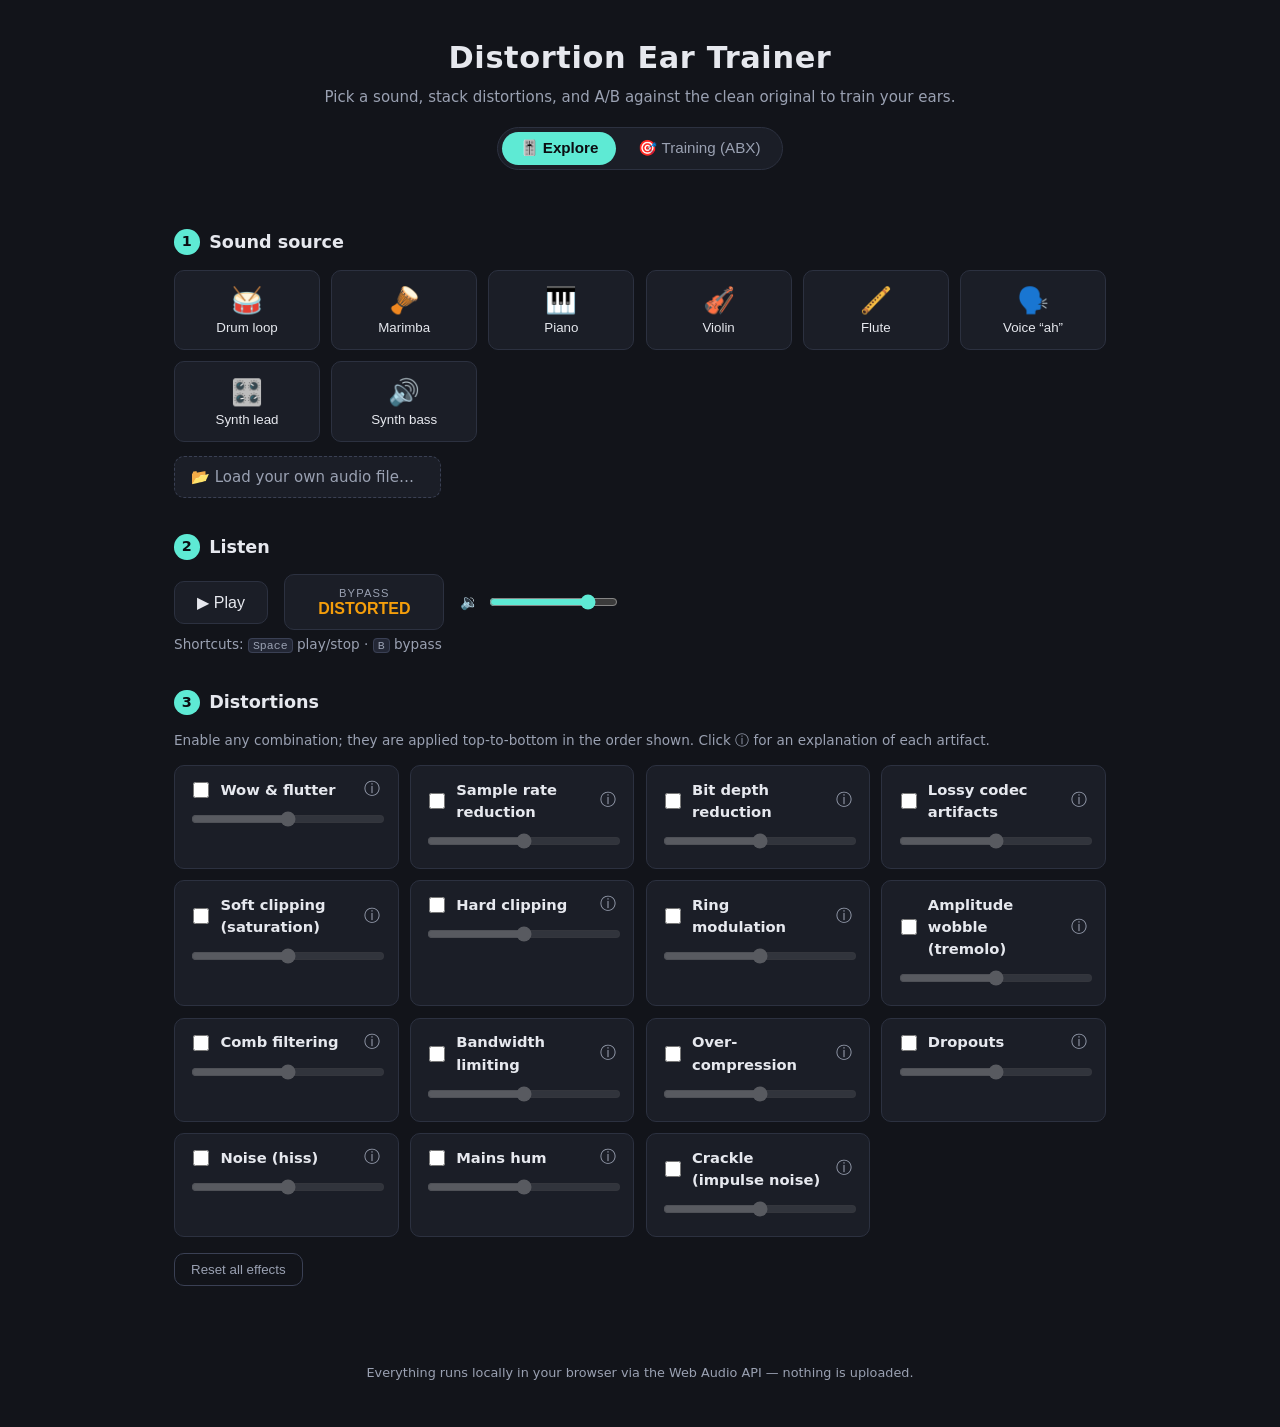
<file: index.html>
<!doctype html>
<html lang="en">
<head>
  <meta charset="utf-8">
  <meta name="viewport" content="width=device-width, initial-scale=1">
  <title>Distortion Ear Trainer</title>
  <link rel="stylesheet" href="style.css">
  <link rel="icon" href="icons/icon.svg" type="image/svg+xml">
  <link rel="icon" href="icons/favicon-32.png" sizes="32x32" type="image/png">
  <link rel="apple-touch-icon" href="icons/apple-touch-icon.png">
  <link rel="manifest" href="manifest.webmanifest">
  <meta name="theme-color" content="#12141a">
  <meta name="apple-mobile-web-app-title" content="Ear Trainer">
  <meta name="mobile-web-app-capable" content="yes">
  <meta name="apple-mobile-web-app-capable" content="yes">
  <meta name="apple-mobile-web-app-status-bar-style" content="black">
</head>
<body>
  <header>
    <h1>Distortion Ear Trainer</h1>
    <p>Pick a sound, stack distortions, and A/B against the clean original to train your ears.</p>
    <nav class="mode-tabs" role="tablist">
      <button class="mode-tab active" data-mode="explore" role="tab" aria-selected="true">🎚️ Explore</button>
      <button class="mode-tab" data-mode="train" role="tab" aria-selected="false">🎯 Training (ABX)</button>
    </nav>
  </header>

  <main>
    <div id="explore-panel">
    <section>
      <h2><span class="step">1</span> Sound source</h2>
      <div id="sample-grid" class="grid"></div>
      <label class="upload">
        <input type="file" id="file-input" accept="audio/*">
        <span>📂 Load your own audio file…</span>
        <span id="file-name" class="file-name"></span>
      </label>
    </section>

    <section id="transport">
      <h2><span class="step">2</span> Listen</h2>
      <div class="transport-row">
        <button id="play">▶ Play</button>
        <button id="bypass" title="Toggle between distorted and original (B)">
          <span class="label">Bypass</span>
          <span class="state">DISTORTED</span>
        </button>
        <label class="volume">
          🔉 <input type="range" id="volume" min="0" max="1" step="0.01" value="0.8">
        </label>
      </div>
      <p class="hint">Shortcuts: <kbd>Space</kbd> play/stop · <kbd>B</kbd> bypass</p>
    </section>

    <section>
      <h2><span class="step">3</span> Distortions</h2>
      <p class="hint">Enable any combination; they are applied top-to-bottom in the
        order shown. Click ⓘ for an explanation of each artifact.</p>
      <div id="effect-grid" class="grid"></div>
      <button id="reset" class="secondary">Reset all effects</button>
    </section>
    </div>

    <div id="train-panel" hidden>
      <section>
        <p class="intro">Each round, <strong>A</strong> and <strong>B</strong> are the same sound with two
          different distortions. <strong>X</strong> is one of them — which one? Every distortion starts
          loud and obvious; get it right twice in a row and it gets subtler, miss and it gets
          stronger again. Each distortion keeps its own level, so you train your weak spots.</p>

        <div class="trial-meta">
          <span id="t-round">Round 1</span>
          <span id="t-sound"></span>
          <span id="t-score"></span>
        </div>

        <div class="abx">
          <button class="abx-btn" data-play="orig"><span class="key">O</span><span class="abx-title">Original</span><span class="abx-sub">clean reference</span></button>
          <button class="abx-btn" data-play="A"><span class="key">A</span><span class="abx-title" id="t-name-A">—</span><span class="abx-sub" id="t-amt-A"></span></button>
          <button class="abx-btn" data-play="B"><span class="key">B</span><span class="abx-title" id="t-name-B">—</span><span class="abx-sub" id="t-amt-B"></span></button>
          <button class="abx-btn x" data-play="X"><span class="key">X</span><span class="abx-title" id="t-name-X">Which one?</span><span class="abx-sub" id="t-x-sub">mystery</span></button>
        </div>
        <p class="hint">Click (or press <kbd>O</kbd> <kbd>A</kbd> <kbd>B</kbd> <kbd>X</kbd>) to hear each from the start, as often as you like.
          <kbd>Space</kbd> stops.</p>

        <div class="answer-row">
          <button class="answer" data-answer="A">X is <strong>A</strong> <kbd>1</kbd></button>
          <button class="answer" data-answer="B">X is <strong>B</strong> <kbd>2</kbd></button>
        </div>

        <div id="t-feedback" class="feedback" hidden></div>
        <button id="t-next" class="next" hidden>Next round ▸ <kbd>Enter</kbd></button>
      </section>

      <section>
        <h2>Your progress</h2>
        <p class="hint">Bar = intensity of the distortion right now (shorter is subtler, i.e. better).
          Untick a distortion to leave it out of training.</p>
        <div id="t-progress" class="progress"></div>
        <div class="train-options">
          <label>Sound
            <select id="t-sound-select"></select>
          </label>
          <button id="t-reset" class="secondary">Reset progress</button>
        </div>
      </section>
    </div>
  </main>

  <footer>
    <p>Everything runs locally in your browser via the Web Audio API — nothing is uploaded.</p>
  </footer>

  <script src="samples.js"></script>
  <script src="app.js"></script>
  <script src="training.js"></script>
</body>
</html>
</file>
<file: style.css>
:root {
  --bg: #12141a;
  --panel: #1b1e27;
  --panel-2: #232735;
  --text: #e6e8ee;
  --muted: #9aa1b2;
  --accent: #5eead4;
  --accent-dim: #2dd4bf33;
  --danger: #f59e0b;
  --radius: 10px;
}

* { box-sizing: border-box; }

body {
  margin: 0;
  background: var(--bg);
  color: var(--text);
  font: 15px/1.5 system-ui, -apple-system, "Segoe UI", sans-serif;
}

header {
  padding: 2.2rem 1.5rem 0.5rem;
  text-align: center;
}

header h1 { margin: 0 0 0.3rem; font-size: 1.9rem; letter-spacing: 0.02em; }
header p { margin: 0; color: var(--muted); }

main {
  max-width: 980px;
  margin: 0 auto;
  padding: 1rem 1.5rem 3rem;
}

section { margin-top: 2.2rem; }

h2 {
  font-size: 1.1rem;
  display: flex;
  align-items: center;
  gap: 0.6rem;
  margin-bottom: 0.9rem;
}

.step {
  display: inline-flex;
  align-items: center;
  justify-content: center;
  width: 1.6rem;
  height: 1.6rem;
  border-radius: 50%;
  background: var(--accent);
  color: #0b0d12;
  font-size: 0.9rem;
  font-weight: 700;
}

.hint { color: var(--muted); font-size: 0.85rem; margin: 0.2rem 0 0.9rem; }
kbd {
  background: var(--panel-2);
  border: 1px solid #3a4054;
  border-radius: 4px;
  padding: 0 0.35em;
  font-size: 0.85em;
}

/* ---------------------------------------------------------- samples */

.grid {
  display: grid;
  grid-template-columns: repeat(auto-fill, minmax(200px, 1fr));
  gap: 0.7rem;
}

#sample-grid { grid-template-columns: repeat(auto-fill, minmax(140px, 1fr)); }

.sample {
  display: flex;
  flex-direction: column;
  align-items: center;
  gap: 0.3rem;
  padding: 0.9rem 0.5rem;
  background: var(--panel);
  color: var(--text);
  border: 1px solid #2c3140;
  border-radius: var(--radius);
  cursor: pointer;
  transition: border-color 0.15s, transform 0.05s;
}

.sample:hover:not(:disabled) { border-color: var(--accent); }
.sample:active:not(:disabled) { transform: scale(0.97); }
.sample:disabled { opacity: 0.4; cursor: wait; }
.sample.selected { border-color: var(--accent); background: var(--accent-dim); }
.sample .icon { font-size: 1.6rem; }

.upload {
  display: inline-flex;
  align-items: center;
  gap: 0.6rem;
  margin-top: 0.9rem;
  padding: 0.55rem 1rem;
  background: var(--panel);
  border: 1px dashed #3a4054;
  border-radius: var(--radius);
  cursor: pointer;
  color: var(--muted);
}

.upload:hover { border-color: var(--accent); color: var(--text); }
.upload input { display: none; }
.file-name { color: var(--accent); font-size: 0.85rem; }

/* -------------------------------------------------------- transport */

.transport-row {
  display: flex;
  align-items: center;
  gap: 1rem;
  flex-wrap: wrap;
}

#play, #bypass {
  font-size: 1rem;
  padding: 0.7rem 1.4rem;
  border-radius: var(--radius);
  border: 1px solid #2c3140;
  background: var(--panel);
  color: var(--text);
  cursor: pointer;
}

#play.active { background: var(--accent); color: #0b0d12; font-weight: 700; }

#bypass {
  display: inline-flex;
  flex-direction: column;
  align-items: center;
  gap: 0.1rem;
  min-width: 10rem;
}

#bypass .label { font-size: 0.7rem; color: var(--muted); text-transform: uppercase; letter-spacing: 0.1em; }
#bypass .state { font-weight: 700; color: var(--danger); }
#bypass.bypassed .state { color: var(--accent); }

.volume { display: inline-flex; align-items: center; gap: 0.5rem; color: var(--muted); }
.volume input { accent-color: var(--accent); }

/* ---------------------------------------------------------- effects */

.effect {
  position: relative;
  padding: 0.8rem 0.9rem;
  background: var(--panel);
  border: 1px solid #2c3140;
  border-radius: var(--radius);
}

.effect.on { border-color: var(--accent); background: var(--panel-2); }

.fx-head {
  display: flex;
  justify-content: space-between;
  align-items: center;
  gap: 0.4rem;
  margin-bottom: 0.5rem;
}

.fx-toggle {
  display: flex;
  align-items: center;
  gap: 0.5rem;
  cursor: pointer;
  min-width: 0;
}

.fx-toggle input { accent-color: var(--accent); width: 1rem; height: 1rem; flex: none; }
.fx-name { font-weight: 600; font-size: 0.92rem; }

.info {
  flex: none;
  background: none;
  border: none;
  color: var(--muted);
  font-size: 1rem;
  cursor: pointer;
  padding: 0 0.2rem;
}

.info:hover { color: var(--accent); }

.effect input[type=range] { width: 100%; accent-color: var(--accent); }
.effect input[type=range]:disabled { opacity: 0.35; }

.popover {
  position: absolute;
  z-index: 10;
  left: 0.5rem;
  right: 0.5rem;
  top: calc(100% - 0.3rem);
  background: #262b3b;
  border: 1px solid #3a4054;
  border-radius: var(--radius);
  padding: 0.7rem 0.9rem;
  font-size: 0.84rem;
  box-shadow: 0 8px 24px #0009;
}

.popover.hidden { display: none; }
.popover p { margin: 0 0 0.5rem; color: var(--text); }
.popover a { color: var(--accent); }

.secondary {
  margin-top: 1rem;
  background: none;
  border: 1px solid #3a4054;
  color: var(--muted);
  padding: 0.5rem 1rem;
  border-radius: var(--radius);
  cursor: pointer;
}

.secondary:hover { color: var(--text); border-color: var(--accent); }

footer {
  text-align: center;
  color: var(--muted);
  font-size: 0.8rem;
  padding: 1rem 0 2rem;
}

/* ------------------------------------------------------------ modes */

.mode-tabs {
  display: inline-flex;
  gap: 0.3rem;
  margin-top: 1.2rem;
  padding: 0.25rem;
  background: var(--panel);
  border: 1px solid #2c3140;
  border-radius: 999px;
}

.mode-tab {
  background: none;
  border: none;
  color: var(--muted);
  font-size: 0.95rem;
  padding: 0.45rem 1.1rem;
  border-radius: 999px;
  cursor: pointer;
}

.mode-tab:hover { color: var(--text); }
.mode-tab.active { background: var(--accent); color: #0b0d12; font-weight: 700; }

[hidden] { display: none !important; }

/* --------------------------------------------------------- training */

.intro { color: var(--muted); max-width: 46rem; margin: 0 0 1.2rem; }
.intro strong { color: var(--text); }

.trial-meta {
  display: flex;
  flex-wrap: wrap;
  gap: 0.4rem 1.2rem;
  font-size: 0.88rem;
  color: var(--muted);
  margin-bottom: 0.8rem;
}

#t-round { color: var(--accent); font-weight: 700; }

.abx {
  display: grid;
  grid-template-columns: repeat(4, 1fr);
  gap: 0.7rem;
}

.abx-btn {
  position: relative;
  display: flex;
  flex-direction: column;
  align-items: center;
  gap: 0.25rem;
  padding: 1rem 0.5rem 0.9rem;
  min-height: 7.5rem;
  background: var(--panel);
  color: var(--text);
  border: 1px solid #2c3140;
  border-radius: var(--radius);
  cursor: pointer;
  text-align: center;
  transition: border-color 0.15s, background 0.15s;
}

.abx-btn:hover:not(:disabled) { border-color: var(--accent); }
.abx-btn:disabled { opacity: 0.4; cursor: wait; }
.abx-btn .key {
  font-size: 1.5rem;
  font-weight: 800;
  color: var(--muted);
}
.abx-btn .abx-title { font-weight: 600; font-size: 0.92rem; line-height: 1.25; }
.abx-btn .abx-sub { font-size: 0.78rem; color: var(--muted); }
.abx-btn.x { border-style: dashed; }
.abx-btn.x .key { color: var(--danger); }
.abx-btn.playing { border-color: var(--accent); background: var(--accent-dim); }
.abx-btn.playing .key { color: var(--accent); }
.abx-btn.playing::after {
  content: '♪';
  position: absolute;
  top: 0.4rem;
  right: 0.6rem;
  color: var(--accent);
  animation: pulse 0.9s ease-in-out infinite;
}
.abx-btn.was-x { box-shadow: inset 0 0 0 2px var(--danger); }

@keyframes pulse { 50% { opacity: 0.25; } }

.answer-row {
  display: grid;
  grid-template-columns: 1fr 1fr;
  gap: 0.7rem;
  max-width: 30rem;
  margin: 0.4rem 0 0;
}

.answer {
  font-size: 1rem;
  padding: 0.75rem 1rem;
  border-radius: var(--radius);
  border: 1px solid #3a4054;
  background: var(--panel-2);
  color: var(--text);
  cursor: pointer;
}

.answer:hover:not(:disabled) { border-color: var(--accent); }
.answer:disabled { cursor: default; opacity: 0.55; }
.answer.right { opacity: 1; border-color: var(--accent); background: var(--accent-dim); }
.answer.wrong { opacity: 1; border-color: #f87171; background: #f8717122; }
.answer kbd { margin-left: 0.4rem; }

.feedback {
  margin-top: 1rem;
  padding: 0.75rem 1rem;
  border-radius: var(--radius);
  border: 1px solid;
  max-width: 46rem;
}
.feedback.ok { border-color: var(--accent); background: #5eead414; }
.feedback.bad { border-color: #f87171; background: #f8717114; }
.feedback .changes { color: var(--muted); font-size: 0.85rem; }

.next {
  margin-top: 0.9rem;
  font-size: 1rem;
  padding: 0.65rem 1.4rem;
  border-radius: var(--radius);
  border: none;
  background: var(--accent);
  color: #0b0d12;
  font-weight: 700;
  cursor: pointer;
}
.next kbd { background: #0b0d1222; border-color: #0b0d1244; color: #0b0d12; margin-left: 0.3rem; }

.progress { display: grid; gap: 0.25rem; }

.prog-row {
  display: grid;
  grid-template-columns: auto minmax(9rem, 14rem) 1fr 3rem 3.5rem;
  align-items: center;
  gap: 0.7rem;
  padding: 0.3rem 0.6rem;
  border-radius: 6px;
  font-size: 0.88rem;
  cursor: pointer;
}
.prog-row:hover { background: var(--panel); }
.prog-row input { accent-color: var(--accent); }
.prog-row.off { opacity: 0.4; }
.prog-bar {
  height: 0.5rem;
  background: var(--panel-2);
  border-radius: 999px;
  overflow: hidden;
}
.prog-bar span {
  display: block;
  height: 100%;
  background: linear-gradient(90deg, var(--accent), var(--danger));
  border-radius: 999px;
  transition: width 0.4s;
}
.prog-num { text-align: right; font-variant-numeric: tabular-nums; }
.prog-acc { text-align: right; color: var(--muted); font-variant-numeric: tabular-nums; }

.train-options {
  display: flex;
  flex-wrap: wrap;
  align-items: center;
  gap: 1rem;
  margin-top: 1rem;
}
.train-options label { display: inline-flex; align-items: center; gap: 0.5rem; color: var(--muted); }
.train-options select {
  background: var(--panel);
  color: var(--text);
  border: 1px solid #3a4054;
  border-radius: 6px;
  padding: 0.4rem 0.5rem;
  font: inherit;
}
.train-options .secondary { margin-top: 0; }

@media (max-width: 640px) {
  .abx { grid-template-columns: repeat(2, 1fr); }
  .prog-row { grid-template-columns: auto 1fr 3rem 3rem; }
  .prog-bar { display: none; }
}
</file>
